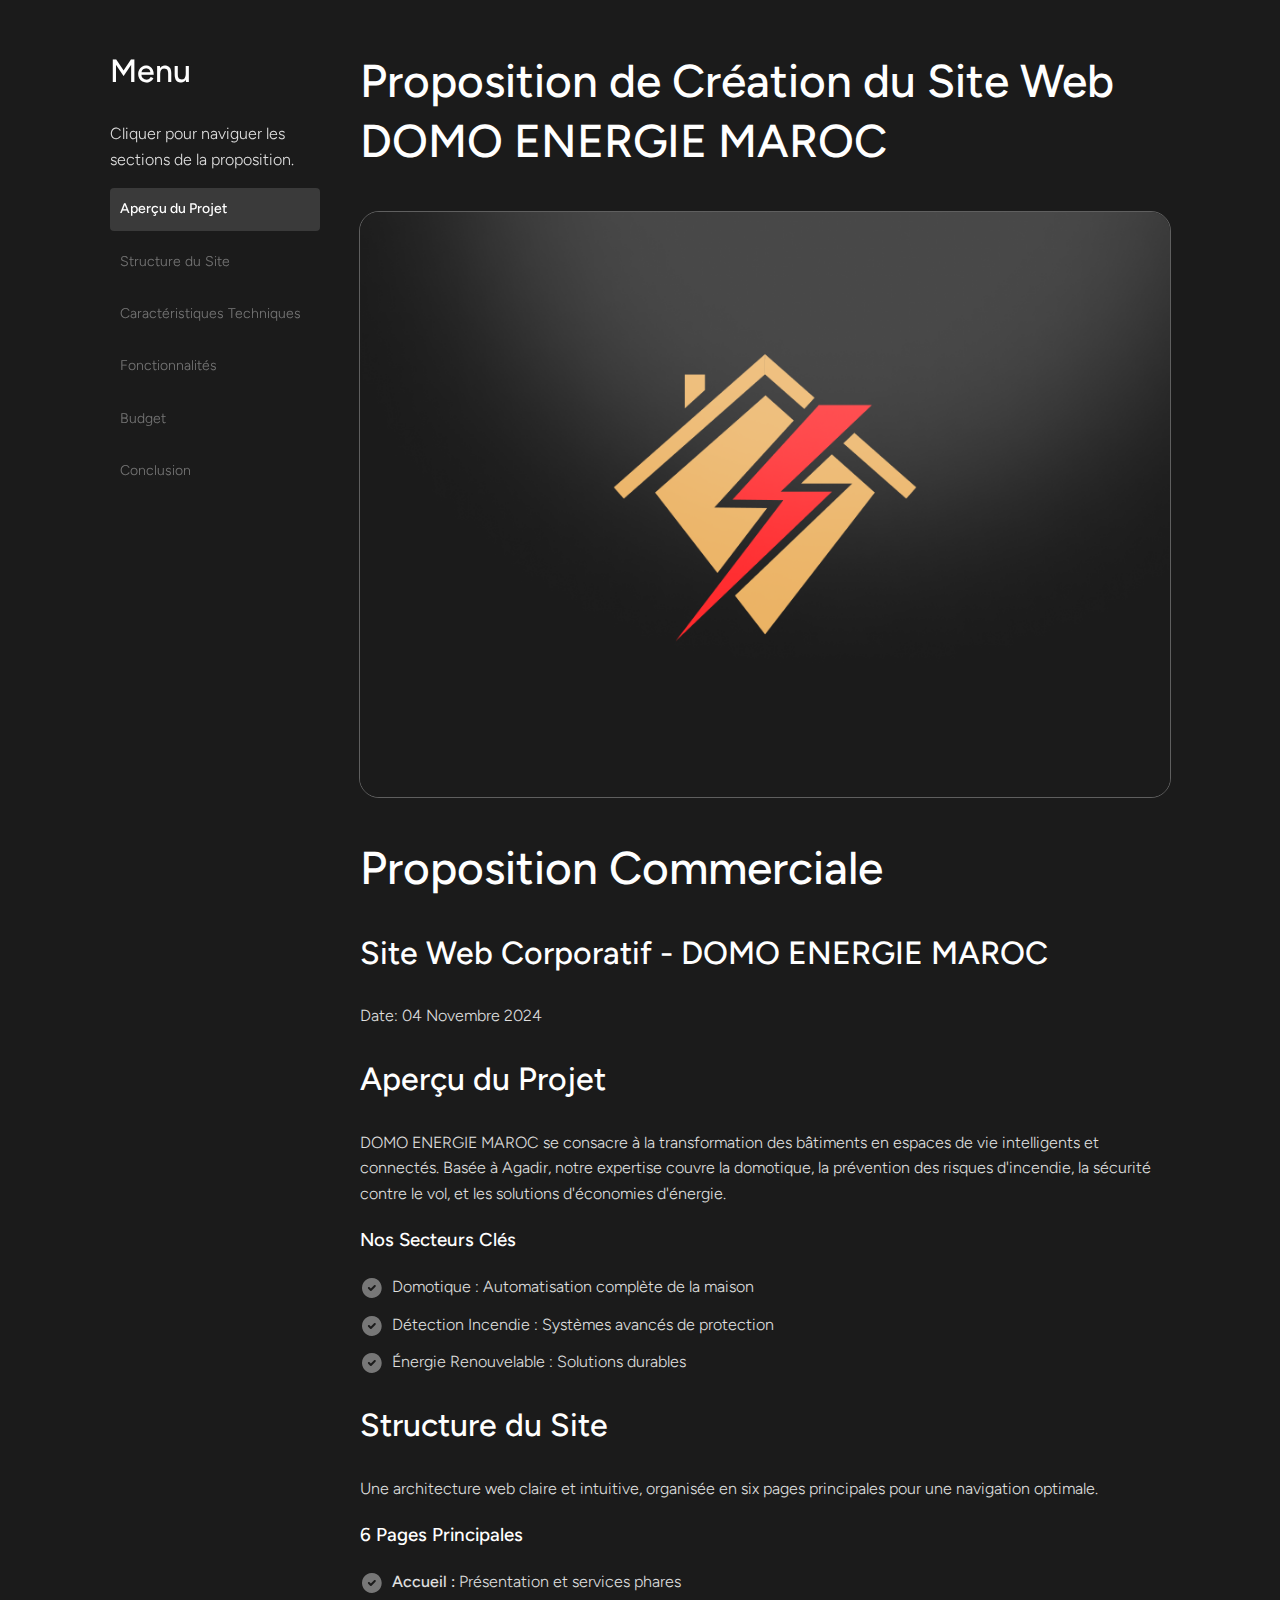
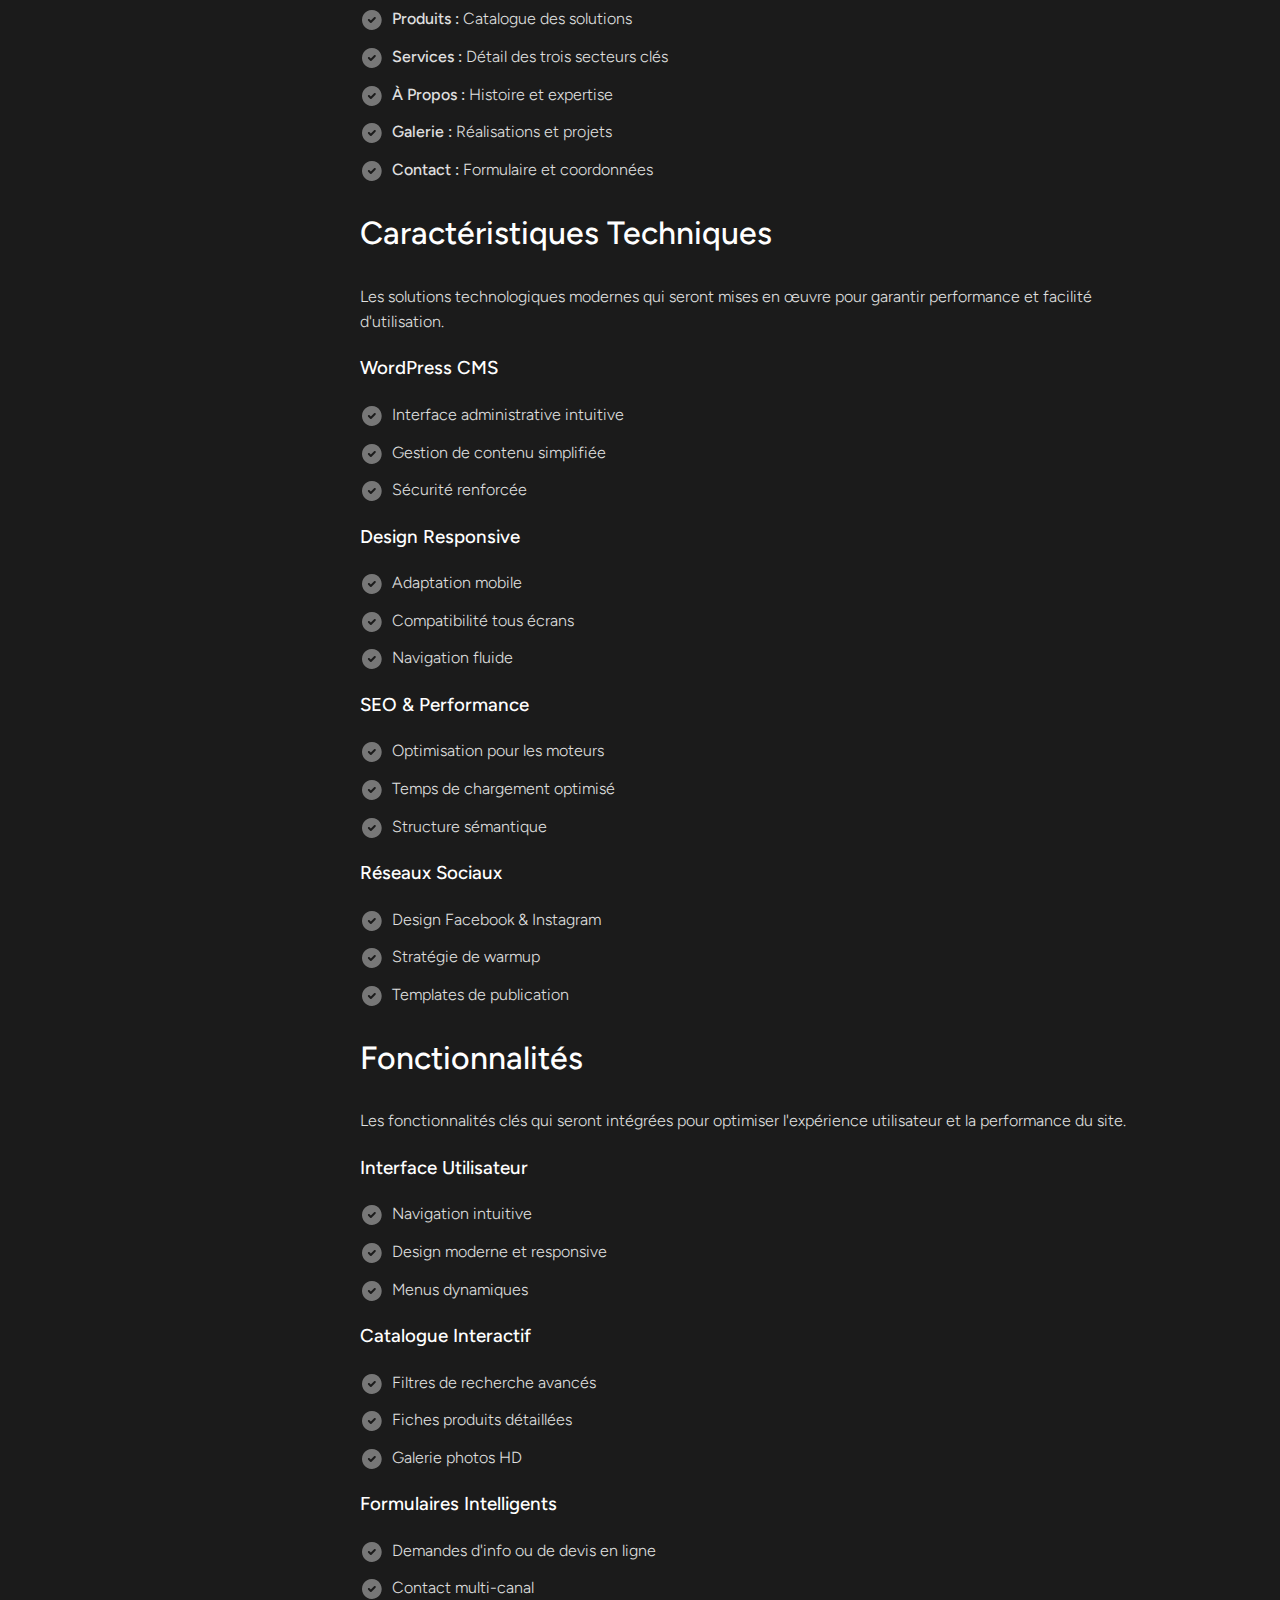
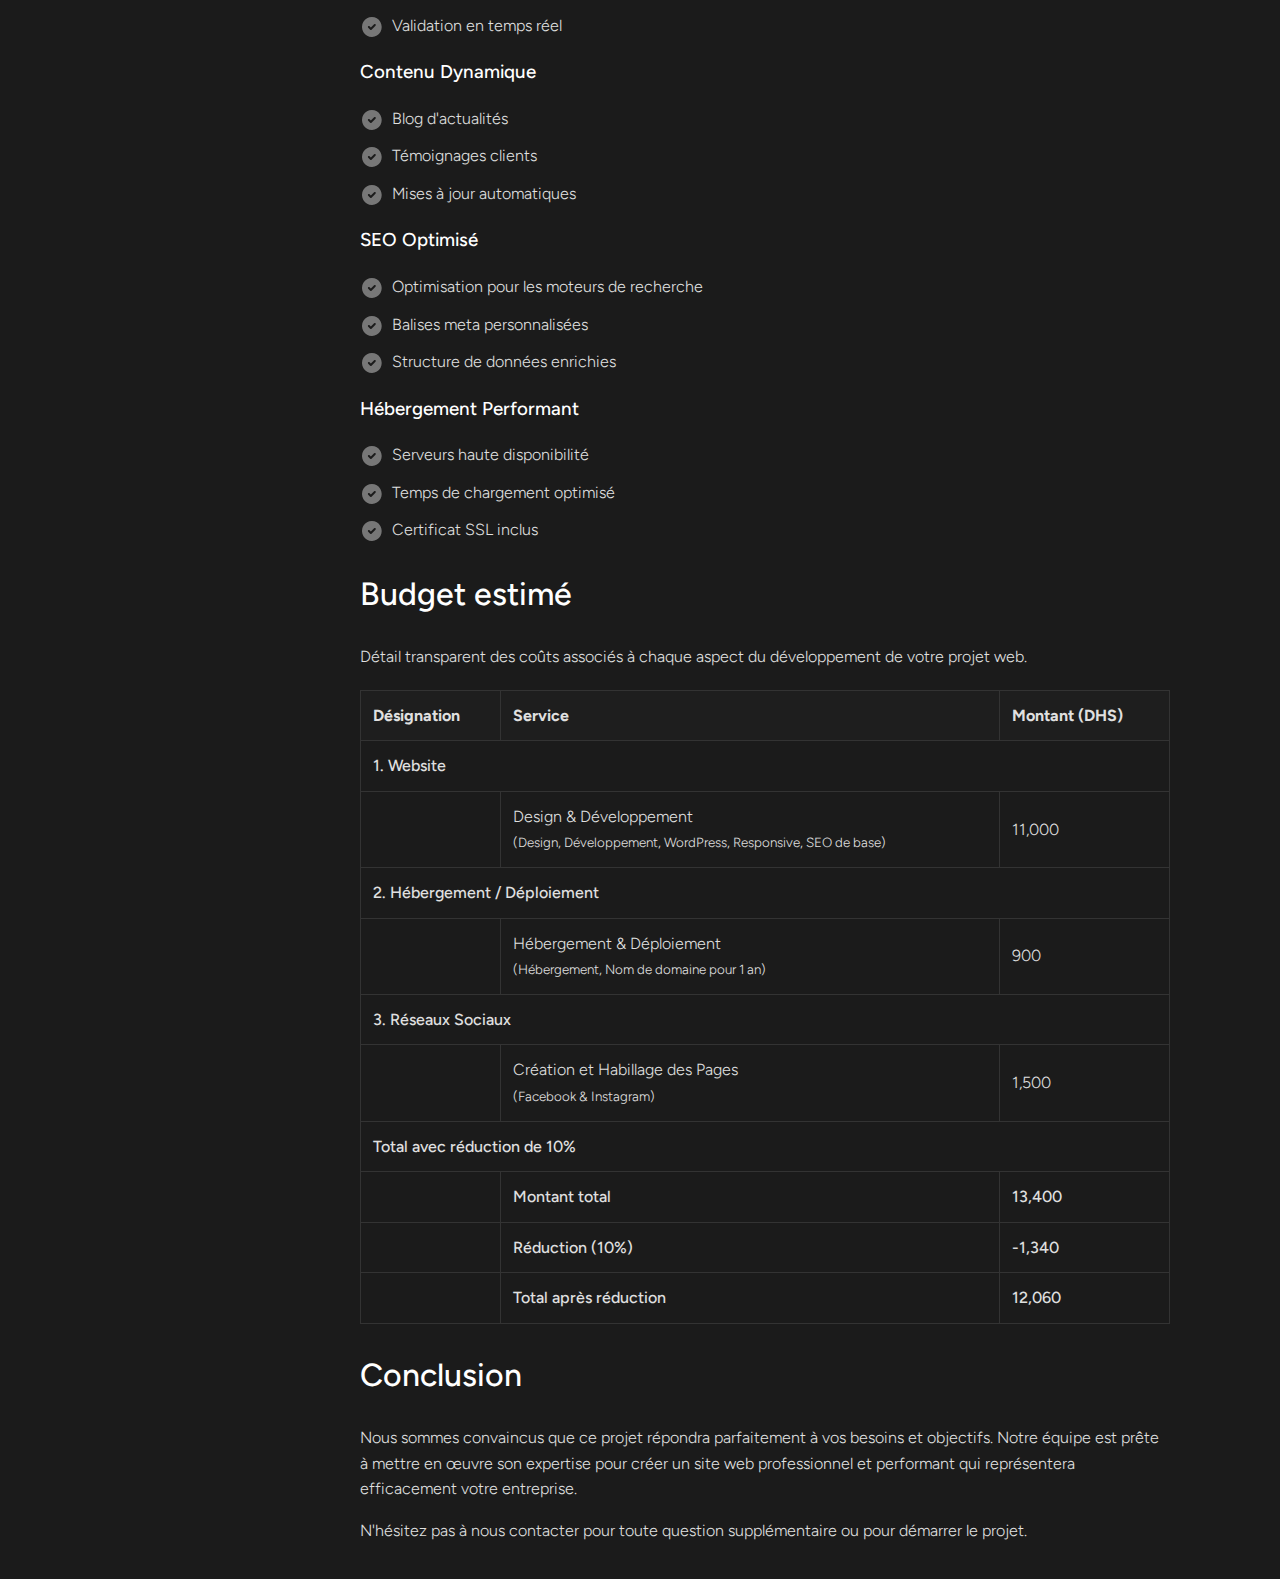
<file: index.html>
<!DOCTYPE html>
<html lang="fr">
<head>
    <meta charset="UTF-8">
    <meta name="viewport" content="width=device-width, initial-scale=1.0">
    <title>Proposition de Création du Site Web DOMO ENERGIE MAROC</title>
    <link rel="stylesheet" href="main.css">
    <script src="main.js" defer></script>
</head>
<body>
    <div class="container">
    <nav id="sidebar">
        <h2>Menu</h2>
        <p>Cliquer pour naviguer les sections de la proposition.</p>
        <a href="#apercu" class="nav-link active">Aperçu du Projet</a>
        <a href="#structure" class="nav-link">Structure du Site</a>
        <a href="#caracteristiques" class="nav-link">Caractéristiques Techniques</a>
        <a href="#features" class="nav-link">Fonctionnalités</a>
        <a href="#budget" class="nav-link">Budget</a>
        <a href="#conclusion" class="nav-link">Conclusion</a>
    </nav>

    <main id="content">
        <h1>Proposition de Création du Site Web DOMO ENERGIE MAROC</h1>

        <div class="image-container">
            <img src="domo.png" alt="Architecture Icon" class="section-icon">
        </div>

    <!-- Hero Section -->
    <section class="hero" id="home">
        <div class="hero-content">
            <h1>Proposition Commerciale</h1>
            <h2>Site Web Corporatif - DOMO ENERGIE MAROC</h2>
            <p class="date">Date: 04 Novembre 2024</p>
        </div>
    </section>

        <section id="apercu" class="section">
            <h2 class="section-title">Aperçu du Projet</h2>
            <div class="content">
                <p class="company-description">
                    DOMO ENERGIE MAROC se consacre à la transformation des bâtiments en espaces de vie intelligents et connectés. Basée à Agadir, notre expertise couvre la domotique, la prévention des risques d'incendie, la sécurité contre le vol, et les solutions d'économies d'énergie.
                </p>
                <div class="key-sectors">
                    <h3>Nos Secteurs Clés</h3>
                    <ul>
                        <li>Domotique : Automatisation complète de la maison</li>
                        <li>Détection Incendie : Systèmes avancés de protection</li>
                        <li>Énergie Renouvelable : Solutions durables</li>
                    </ul>
                </div>
            </div>
        </section>

        <!-- Scope Section -->
        <section id="structure" class="section">
            <h2 class="section-title">Structure du Site</h2>
            <p class="section-description">Une architecture web claire et intuitive, organisée en six pages principales pour une navigation optimale.</p>

            <div class="content">
                <div class="pages-structure">
                    <h3>6 Pages Principales</h3>
                    <ul>
                        <li><strong>Accueil :</strong> Présentation et services phares</li>
                        <li><strong>Produits :</strong> Catalogue des solutions</li>
                        <li><strong>Services :</strong> Détail des trois secteurs clés</li>
                        <li><strong>À Propos :</strong> Histoire et expertise</li>
                        <li><strong>Galerie :</strong> Réalisations et projets</li>
                        <li><strong>Contact :</strong> Formulaire et coordonnées</li>
                    </ul>
                </div>
            </div>
        </section>

        <!-- Features Section -->
        <section id="caracteristiques" class="section">
            <h2 class="section-title">Caractéristiques Techniques</h2>
            <p class="section-description">Les solutions technologiques modernes qui seront mises en œuvre pour garantir performance et facilité d'utilisation.</p>

            <div class="content">
                <div class="features-grid">
                    <div class="feature">
                        <h3>WordPress CMS</h3>
                        <ul>
                            <li>Interface administrative intuitive</li>
                            <li>Gestion de contenu simplifiée</li>
                            <li>Sécurité renforcée</li>
                        </ul>
                    </div>
                    <div class="feature">
                        <h3>Design Responsive</h3>
                        <ul>
                            <li>Adaptation mobile</li>
                            <li>Compatibilité tous écrans</li>
                            <li>Navigation fluide</li>
                        </ul>
                    </div>
                    <div class="feature">
                        <h3>SEO & Performance</h3>
                        <ul>
                            <li>Optimisation pour les moteurs</li>
                            <li>Temps de chargement optimisé</li>
                            <li>Structure sémantique</li>
                        </ul>
                    </div>
                    <div class="feature">
                        <h3>Réseaux Sociaux</h3>
                        <ul>
                            <li>Design Facebook & Instagram</li>
                            <li>Stratégie de warmup</li>
                            <li>Templates de publication</li>
                        </ul>
                    </div>
                </div>
            </div>
        </section>


        <!-- Features Section -->
        <section id="features" class="section">
            <h2 class="section-title">Fonctionnalités</h2>
            <p class="section-description">Les fonctionnalités clés qui seront intégrées pour optimiser l'expérience utilisateur et la performance du site.</p>

            <div class="content">
                <div class="features-grid">
                    <div class="feature">
                        <h3>Interface Utilisateur</h3>
                        <ul>
                            <li>Navigation intuitive</li>
                            <li>Design moderne et responsive</li>
                            <li>Menus dynamiques</li>
                        </ul>
                    </div>
                    <div class="feature">
                        <h3>Catalogue Interactif</h3>
                        <ul>
                            <li>Filtres de recherche avancés</li>
                            <li>Fiches produits détaillées</li>
                            <li>Galerie photos HD</li>
                        </ul>
                    </div>
                    <div class="feature">
                        <h3>Formulaires Intelligents</h3>
                        <ul>
                            <li>Demandes d'info ou de devis en ligne</li>
                            <li>Contact multi-canal</li>
                            <li>Validation en temps réel</li>
                        </ul>
                    </div>
                    <div class="feature">
                        <h3>Contenu Dynamique</h3>
                        <ul>
                            <li>Blog d'actualités</li>
                            <li>Témoignages clients</li>
                            <li>Mises à jour automatiques</li>
                        </ul>
                    </div>
                    <div class="feature">
                        <h3>SEO Optimisé</h3>
                        <ul>
                            <li>Optimisation pour les moteurs de recherche</li>
                            <li>Balises meta personnalisées</li>
                            <li>Structure de données enrichies</li>
                        </ul>
                    </div>
                    <div class="feature">
                        <h3>Hébergement Performant</h3>
                        <ul>
                            <li>Serveurs haute disponibilité</li>
                            <li>Temps de chargement optimisé</li>
                            <li>Certificat SSL inclus</li>
                        </ul>
                    </div>
                </div>
            </div>
        </section>

        

        
             <!-- Pricing Section -->
<section id="budget" class="section">
    <h2 class="section-title">Budget estimé</h2>
    <p class="section-description">Détail transparent des coûts associés à chaque aspect du développement de votre projet web.</p>

    <div class="content">
        <div class="pricing-table">
            <table>
                <tr>
                    <th>Désignation</th>
                    <th>Service</th>
                    <th>Montant (DHS)</th>
                </tr>
                <tr class="parent-row">
                    <td colspan="3"><strong>1. Website</strong></td>
                </tr>
                <tr>
                    <td></td>
                    <td>Design & Développement<br>
                        <small>(Design, Développement, WordPress, Responsive, SEO de base)</small>
                    </td>
                    <td>11,000</td>
                </tr>
                <tr class="parent-row">
                    <td colspan="3"><strong>2. Hébergement / Déploiement</strong></td>
                </tr>
                <tr>
                    <td></td>
                    <td>Hébergement & Déploiement<br>
                        <small>(Hébergement, Nom de domaine pour 1 an)</small>
                    </td>
                    <td>900</td>
                </tr>
                <tr class="parent-row">
                    <td colspan="3"><strong>3. Réseaux Sociaux</strong></td>
                </tr>
                <tr>
                    <td></td>
                    <td>Création et Habillage des Pages<br>
                        <small>(Facebook & Instagram)</small>
                    </td>
                    <td>1,500</td>
                </tr>
                <tr class="parent-row">
                    <td colspan="3"><strong>Total avec réduction de 10%</strong></td>
                </tr>
                <tr>
                    <td></td>
                    <td><strong>Montant total</strong></td>
                    <td><strong>13,400</strong></td>
                </tr>
                <tr>
                    <td></td>
                    <td><strong>Réduction (10%)</strong></td>
                    <td><strong>-1,340</strong></td>
                </tr>
                <tr>
                    <td></td>
                    <td><strong>Total après réduction</strong></td>
                    <td><strong>12,060</strong></td>
                </tr>
            </table>
        </div>
    </div>
</section>


        <!-- Conclusion Section -->
        <section id="conclusion" class="section">
            <h2 class="section-title">Conclusion</h2>
            <div class="content">
                <p>Nous sommes convaincus que ce projet répondra parfaitement à vos besoins et objectifs. Notre équipe est prête à mettre en œuvre son expertise pour créer un site web professionnel et performant qui représentera efficacement votre entreprise.</p>
                <p>N'hésitez pas à nous contacter pour toute question supplémentaire ou pour démarrer le projet.</p>
            </div>
        </section>


    </main>

    <script>
        document.querySelectorAll('a[href^="#"]').forEach(anchor => {
            anchor.addEventListener('click', function (e) {
                e.preventDefault();
                document.querySelector(this.getAttribute('href')).scrollIntoView({
                    behavior: 'smooth'
                });
            });
        });
    </script>
</body>
</div>
</html>
</file>
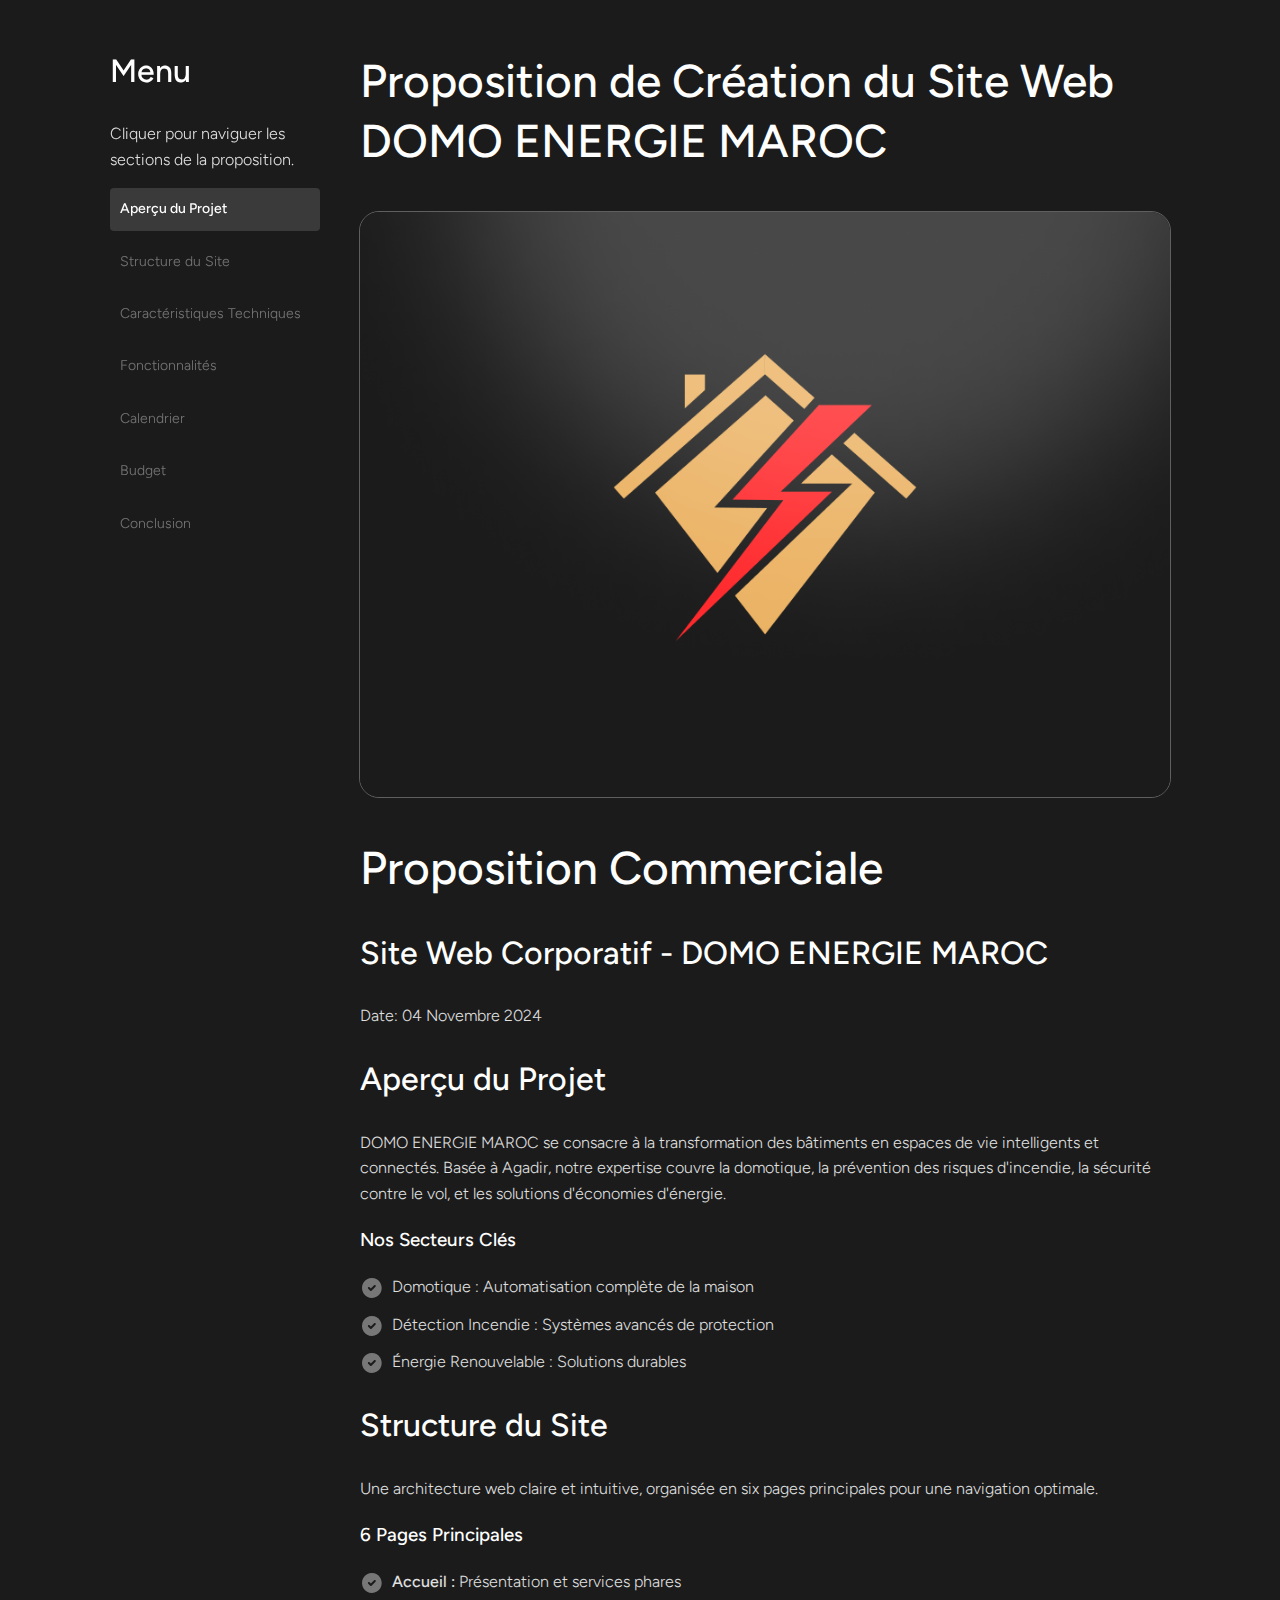
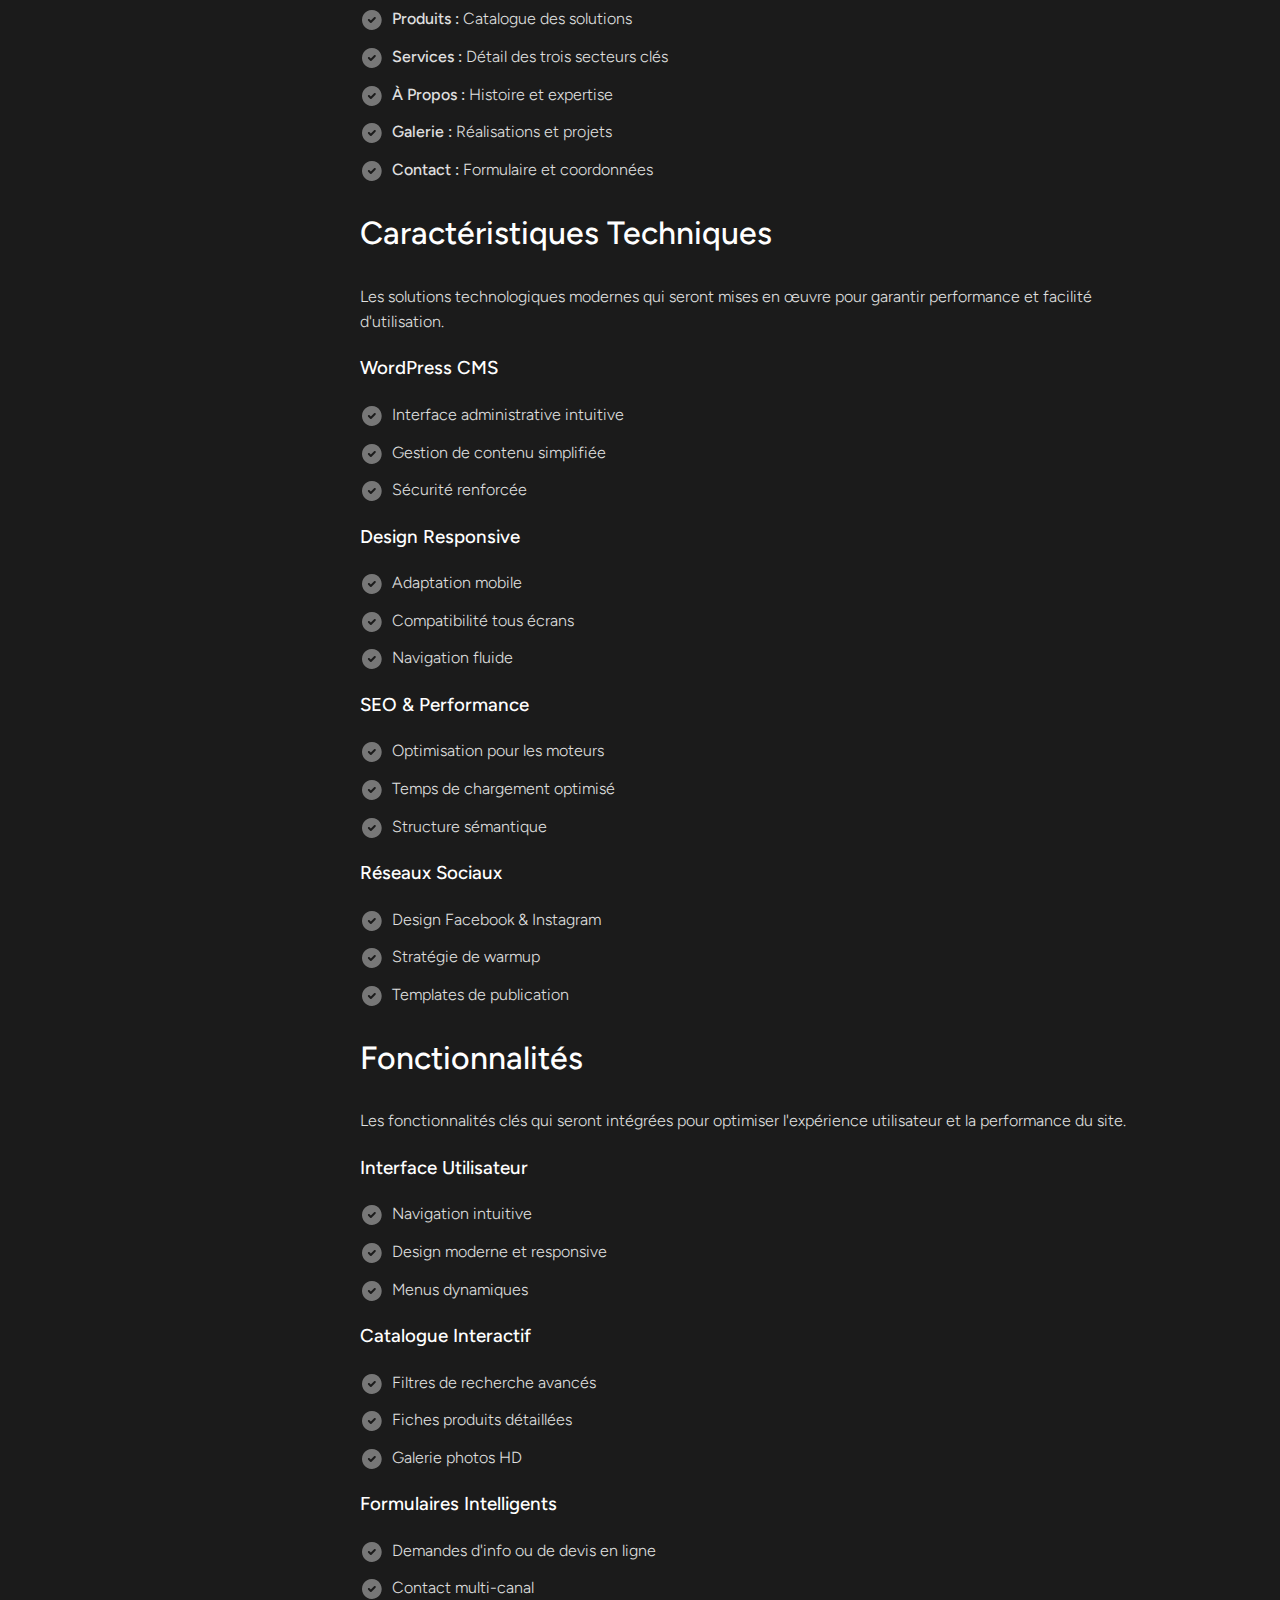
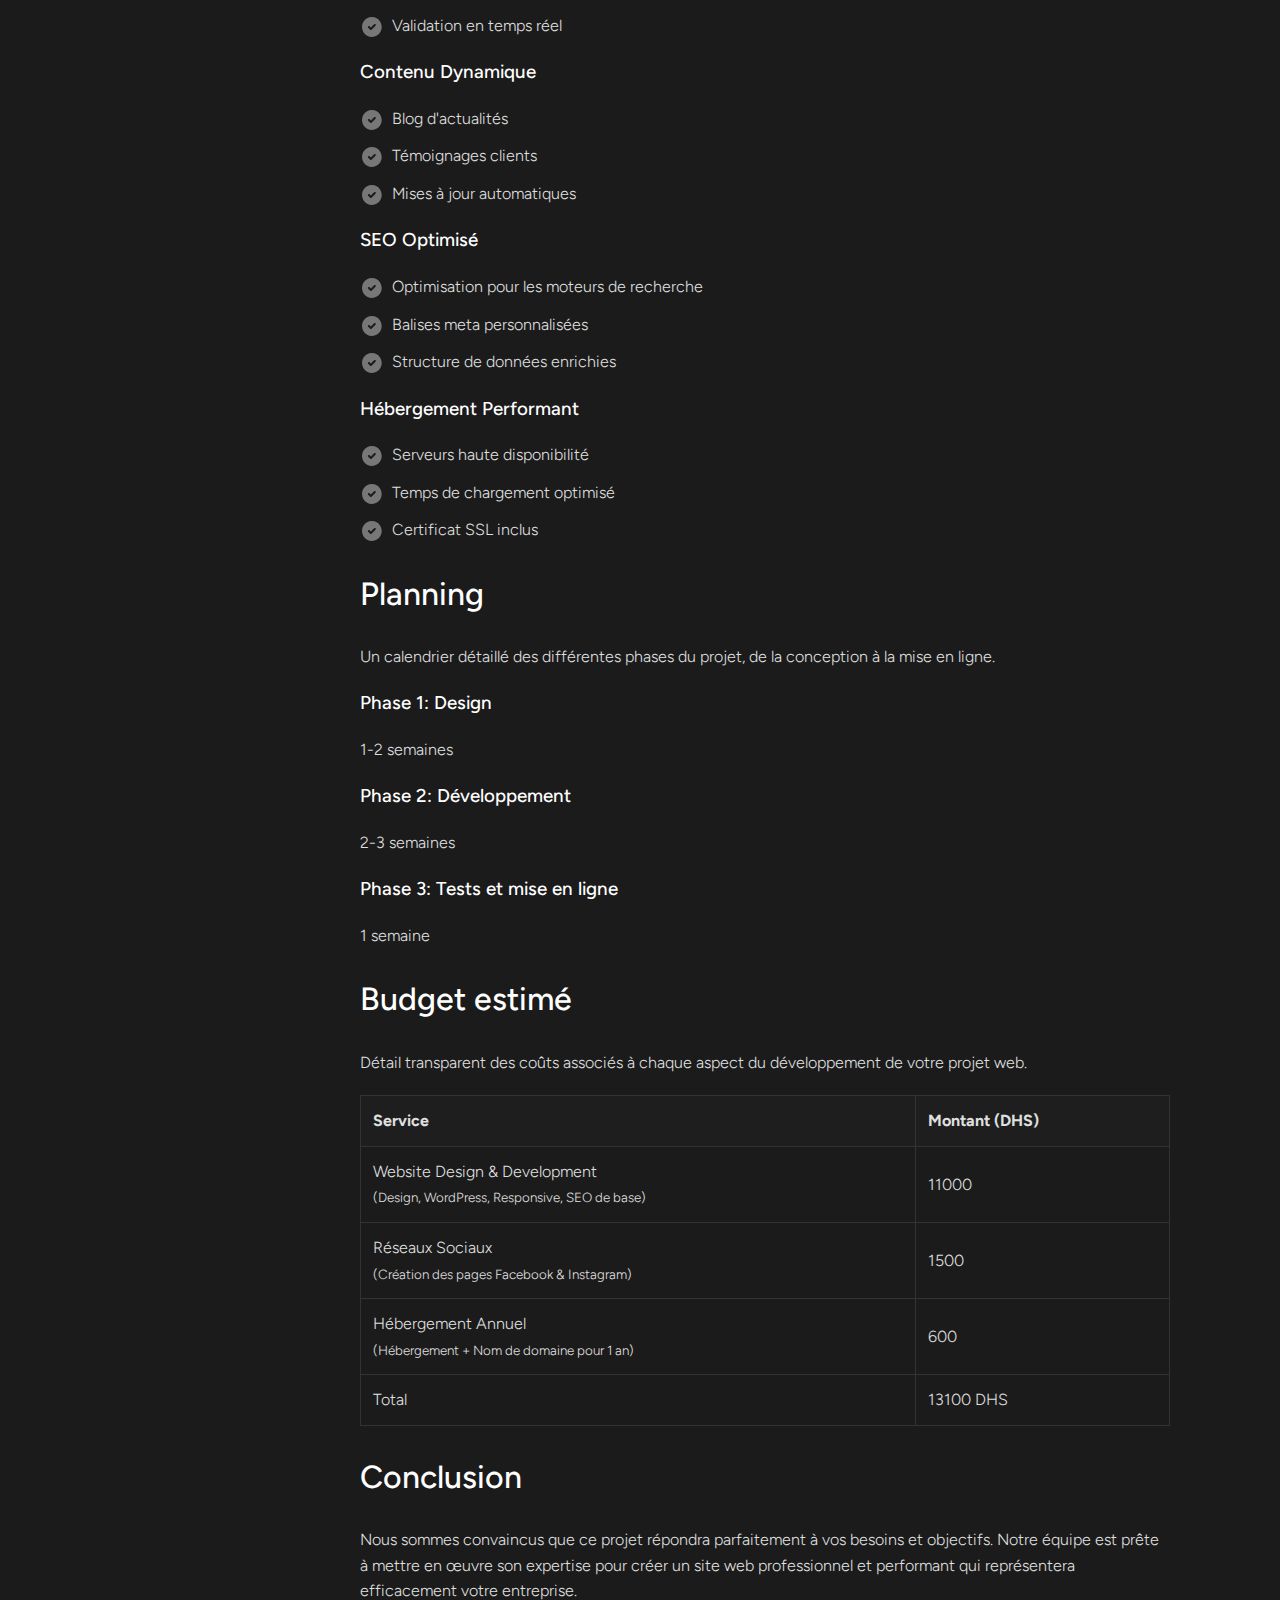
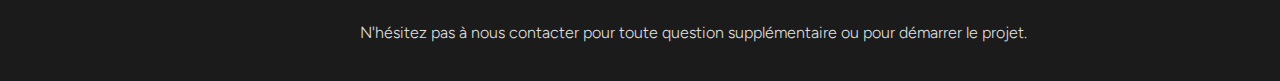
<file: index1.html>
<!DOCTYPE html>
<html lang="fr">
<head>
    <meta charset="UTF-8">
    <meta name="viewport" content="width=device-width, initial-scale=1.0">
    <title>Proposition de Création du Site Web DOMO ENERGIE MAROC</title>
    <link rel="stylesheet" href="main.css">
    <script src="main.js" defer></script>
</head>
<body>
    <div class="container">
    <nav id="sidebar">
        <h2>Menu</h2>
        <p>Cliquer pour naviguer les sections de la proposition.</p>
        <a href="#apercu" class="nav-link active">Aperçu du Projet</a>
        <a href="#structure" class="nav-link">Structure du Site</a>
        <a href="#caracteristiques" class="nav-link">Caractéristiques Techniques</a>
        <a href="#features" class="nav-link">Fonctionnalités</a>
        <a href="#timeline" class="nav-link">Calendrier</a>
        <a href="#budget" class="nav-link">Budget</a>
        <a href="#conclusion" class="nav-link">Conclusion</a>
    </nav>

    <main id="content">
        <h1>Proposition de Création du Site Web DOMO ENERGIE MAROC</h1>

        <div class="image-container">
            <img src="domo.png" alt="Architecture Icon" class="section-icon">
        </div>

    <!-- Hero Section -->
    <section class="hero" id="home">
        <div class="hero-content">
            <h1>Proposition Commerciale</h1>
            <h2>Site Web Corporatif - DOMO ENERGIE MAROC</h2>
            <p class="date">Date: 04 Novembre 2024</p>
        </div>
    </section>

        <section id="apercu" class="section">
            <h2 class="section-title">Aperçu du Projet</h2>
            <div class="content">
                <p class="company-description">
                    DOMO ENERGIE MAROC se consacre à la transformation des bâtiments en espaces de vie intelligents et connectés. Basée à Agadir, notre expertise couvre la domotique, la prévention des risques d'incendie, la sécurité contre le vol, et les solutions d'économies d'énergie.
                </p>
                <div class="key-sectors">
                    <h3>Nos Secteurs Clés</h3>
                    <ul>
                        <li>Domotique : Automatisation complète de la maison</li>
                        <li>Détection Incendie : Systèmes avancés de protection</li>
                        <li>Énergie Renouvelable : Solutions durables</li>
                    </ul>
                </div>
            </div>
        </section>

        <!-- Scope Section -->
        <section id="structure" class="section">
            <h2 class="section-title">Structure du Site</h2>
            <p class="section-description">Une architecture web claire et intuitive, organisée en six pages principales pour une navigation optimale.</p>

            <div class="content">
                <div class="pages-structure">
                    <h3>6 Pages Principales</h3>
                    <ul>
                        <li><strong>Accueil :</strong> Présentation et services phares</li>
                        <li><strong>Produits :</strong> Catalogue des solutions</li>
                        <li><strong>Services :</strong> Détail des trois secteurs clés</li>
                        <li><strong>À Propos :</strong> Histoire et expertise</li>
                        <li><strong>Galerie :</strong> Réalisations et projets</li>
                        <li><strong>Contact :</strong> Formulaire et coordonnées</li>
                    </ul>
                </div>
            </div>
        </section>

        <!-- Features Section -->
        <section id="caracteristiques" class="section">
            <h2 class="section-title">Caractéristiques Techniques</h2>
            <p class="section-description">Les solutions technologiques modernes qui seront mises en œuvre pour garantir performance et facilité d'utilisation.</p>

            <div class="content">
                <div class="features-grid">
                    <div class="feature">
                        <h3>WordPress CMS</h3>
                        <ul>
                            <li>Interface administrative intuitive</li>
                            <li>Gestion de contenu simplifiée</li>
                            <li>Sécurité renforcée</li>
                        </ul>
                    </div>
                    <div class="feature">
                        <h3>Design Responsive</h3>
                        <ul>
                            <li>Adaptation mobile</li>
                            <li>Compatibilité tous écrans</li>
                            <li>Navigation fluide</li>
                        </ul>
                    </div>
                    <div class="feature">
                        <h3>SEO & Performance</h3>
                        <ul>
                            <li>Optimisation pour les moteurs</li>
                            <li>Temps de chargement optimisé</li>
                            <li>Structure sémantique</li>
                        </ul>
                    </div>
                    <div class="feature">
                        <h3>Réseaux Sociaux</h3>
                        <ul>
                            <li>Design Facebook & Instagram</li>
                            <li>Stratégie de warmup</li>
                            <li>Templates de publication</li>
                        </ul>
                    </div>
                </div>
            </div>
        </section>


        <!-- Features Section -->
        <section id="features" class="section">
            <h2 class="section-title">Fonctionnalités</h2>
            <p class="section-description">Les fonctionnalités clés qui seront intégrées pour optimiser l'expérience utilisateur et la performance du site.</p>

            <div class="content">
                <div class="features-grid">
                    <div class="feature">
                        <h3>Interface Utilisateur</h3>
                        <ul>
                            <li>Navigation intuitive</li>
                            <li>Design moderne et responsive</li>
                            <li>Menus dynamiques</li>
                        </ul>
                    </div>
                    <div class="feature">
                        <h3>Catalogue Interactif</h3>
                        <ul>
                            <li>Filtres de recherche avancés</li>
                            <li>Fiches produits détaillées</li>
                            <li>Galerie photos HD</li>
                        </ul>
                    </div>
                    <div class="feature">
                        <h3>Formulaires Intelligents</h3>
                        <ul>
                            <li>Demandes d'info ou de devis en ligne</li>
                            <li>Contact multi-canal</li>
                            <li>Validation en temps réel</li>
                        </ul>
                    </div>
                    <div class="feature">
                        <h3>Contenu Dynamique</h3>
                        <ul>
                            <li>Blog d'actualités</li>
                            <li>Témoignages clients</li>
                            <li>Mises à jour automatiques</li>
                        </ul>
                    </div>
                    <div class="feature">
                        <h3>SEO Optimisé</h3>
                        <ul>
                            <li>Optimisation pour les moteurs de recherche</li>
                            <li>Balises meta personnalisées</li>
                            <li>Structure de données enrichies</li>
                        </ul>
                    </div>
                    <div class="feature">
                        <h3>Hébergement Performant</h3>
                        <ul>
                            <li>Serveurs haute disponibilité</li>
                            <li>Temps de chargement optimisé</li>
                            <li>Certificat SSL inclus</li>
                        </ul>
                    </div>
                </div>
            </div>
        </section>

        


        <!-- Timeline Section -->
        <section id="timeline" class="section">
            <h2 class="section-title">Planning</h2>
            <p class="section-description">Un calendrier détaillé des différentes phases du projet, de la conception à la mise en ligne.</p>
            <div class="content">
                <div class="timeline-grid">
                    <div class="phase">
                        <h3>Phase 1: Design</h3>
                        <p>1-2 semaines</p>
                    </div>
                    <div class="phase">
                        <h3>Phase 2: Développement</h3>
                        <p>2-3 semaines</p>
                    </div>
                    <div class="phase">
                        <h3>Phase 3: Tests et mise en ligne</h3>
                        <p>1 semaine</p>
                    </div>
                </div>
            </div>
        </section>

       <!-- Pricing Section -->
<section id="pricing" class="section">
    <h2 class="section-title">Budget estimé</h2>
    <p class="section-description">Détail transparent des coûts associés à chaque aspect du développement de votre projet web.</p>

    <div class="content">
        <div class="pricing-table">
            <table>
                <tr>
                    <th>Service</th>
                    <th>Montant (DHS)</th>
                </tr>
                <tr>
                    <td>Website Design & Development<br>
                        <small>(Design, WordPress, Responsive, SEO de base)</small>
                    </td>
                    <td>11000</td>
                </tr>
                <tr>
                    <td>Réseaux Sociaux<br>
                        <small>(Création des pages Facebook & Instagram)</small>
                    </td>
                    <td>1500</td>
                </tr>
                <tr>
                    <td>Hébergement Annuel<br>
                        <small>(Hébergement + Nom de domaine pour 1 an)</small>
                    </td>
                    <td>600</td>
                </tr>
                <tr class="total">
                    <td>Total</td>
                    <td>13100 DHS</td>
                </tr>
            </table>
        </div>
    </div>
</section>

        <!-- Conclusion Section -->
        <section id="conclusion" class="section">
            <h2 class="section-title">Conclusion</h2>
            <div class="content">
                <p>Nous sommes convaincus que ce projet répondra parfaitement à vos besoins et objectifs. Notre équipe est prête à mettre en œuvre son expertise pour créer un site web professionnel et performant qui représentera efficacement votre entreprise.</p>
                <p>N'hésitez pas à nous contacter pour toute question supplémentaire ou pour démarrer le projet.</p>
            </div>
        </section>


    </main>

    <script>
        document.querySelectorAll('a[href^="#"]').forEach(anchor => {
            anchor.addEventListener('click', function (e) {
                e.preventDefault();
                document.querySelector(this.getAttribute('href')).scrollIntoView({
                    behavior: 'smooth'
                });
            });
        });
    </script>
</body>
</div>
</html>
</file>
<file: main.css>
@import url('https://fonts.googleapis.com/css2?family=Figtree:ital,wght@0,300..900;1,300..900&display=swap');


html {
    scroll-behavior: smooth;
}

body {
    font-family: "Figtree", sans-serif;
    font-optical-sizing: auto;
    font-weight: 300;
    font-style: normal;
    line-height: 1.6;
    color: #e0e0e0;
    background-color: #1b1b1b;
    display: flex;
    margin: 0;
    padding: 0;
}

.container {
    max-width: 1100px;
    margin: 0 auto;
    width: 100%;
    display: flex;
}

nav {
    width: 200px;
    padding: 20px;
    min-height: 100vh;
}
nav a {
    display: block;
    color: #e0e0e0;
    text-decoration: none;
    padding: 10px;
    margin-bottom: 5px;
    border-radius: 4px;
    transition: background-color 0.3s ease;
}

nav a:hover {
    background-color: #2c2c2c;
}

nav a.active {
    background-color: #3a3a3a;
    color: #ffffff;
    font-weight: 500;
}

main {
    flex: 1;
    padding: 20px;
}

#sidebar {
    width: 250px;
    height: 100vh;
    overflow-y: auto;
    position: fixed;
    padding: 20px;
    box-sizing: border-box;
}
#content {
    margin-left: 250px;
    padding: 20px;
    max-width: 1000px;
}
@media (max-width: 768px) {
    body {
        flex-direction: column;
    }
    .container {
        flex-direction: column;
    }
    #sidebar {
        width: 100%;
        height: auto;
        position: static;
    }
    #content {
        margin-left: 0;
    }
}
.nav-link {
    font-size:14px;
    display: block;
    margin-bottom: 10px;
    color:rgba(255,255,255,.4);
    text-decoration: none;
}
h1, h2, h3 {
    color: #fff;
    font-weight:500;
}

h1 {
    font-size: 46px;
    line-height: 60px;
}

h2 {
    font-size: 32px;
    line-height: 48px;  
}

table {
    width: 100%;
    border-collapse: collapse;
    margin: 20px 0;
}
th, td {
    padding: 12px;
    text-align: left;
    border: 1px solid #333;
}
th {
    background-color: #1e1e1e;
}
code {
    background-color: #1e1e1e;
    padding: 2px 4px;
    border-radius: 4px;
}
strong {
    font-weight: 500;
}

ol{
    list-style: none;
    padding: 0;
    margin: 0;
}


ol > li {
    padding: 20px 0;
    border-bottom: 1px solid rgba(255, 255, 255, .3);
}

ul {
    list-style: none;
    padding: 0;
    margin: 0;
}

ul li {
    position: relative;
    padding-left: 32px;  /* space for the icon */
    margin-bottom: 12px;
}

ul li::before {
    content: "";
    position: absolute;
    left: 0;
    top: 2px;  /* adjust this value to align with text */
    width: 24px;
    height: 24px;
    background-image: url("data:image/svg+xml,%3Csvg width='24' height='24' viewBox='0 0 24 24' fill='none' xmlns='http://www.w3.org/2000/svg'%3E%3Cpath d='M16.7712 3.33989C18.2592 4.21075 19.497 5.46042 20.362 6.96519C21.2271 8.46997 21.6895 10.1777 21.7034 11.9192C21.7172 13.6608 21.2821 15.3758 20.4412 16.8946C19.6002 18.4133 18.3825 19.6831 16.9086 20.5782C15.4347 21.4733 13.7557 21.9627 12.0379 21.998C10.3201 22.0332 8.62296 21.6131 7.11454 20.7791C5.60613 19.9452 4.33874 18.7264 3.43783 17.2434C2.53691 15.7604 2.03373 14.0646 1.97808 12.3239L1.97314 11.9999L1.97808 11.6759C2.03333 9.94888 2.52911 8.26585 3.41708 6.79089C4.30506 5.31592 5.55492 4.09934 7.04483 3.25977C8.53474 2.42021 10.2138 1.98629 11.9184 2.00033C13.623 2.01437 15.295 2.47589 16.7712 3.33989ZM15.4956 9.29289C15.3258 9.12072 15.0997 9.01729 14.86 9.002C14.6202 8.98672 14.3832 9.06064 14.1934 9.20989L14.1007 9.29289L10.852 12.5849L9.5764 11.2929L9.48366 11.2099C9.29384 11.0607 9.05686 10.9869 8.81716 11.0022C8.57747 11.0176 8.35152 11.121 8.18169 11.2932C8.01186 11.4653 7.90982 11.6943 7.8947 11.9373C7.87958 12.1803 7.95241 12.4205 8.09955 12.6129L8.18143 12.7069L10.1545 14.7069L10.2472 14.7899C10.4203 14.926 10.633 14.9998 10.852 14.9998C11.071 14.9998 11.2837 14.926 11.4567 14.7899L11.5495 14.7069L15.4956 10.7069L15.5775 10.6129C15.7248 10.4205 15.7977 10.1802 15.7826 9.93721C15.7675 9.69419 15.6655 9.46509 15.4956 9.29289Z' fill='%23777777'/%3E%3C/svg%3E%0A");
    background-repeat: no-repeat;
    background-position: center;
    background-size: contain;
}

.image-container {
    display: flex;
    justify-content: center;
    align-items: center;
    margin:40px 0;
}

.image-container img {
    width: 100%;
    height: auto;
    border-radius:20px;
    border:1px solid rgba(255, 255, 255, .3);
}
</file>
